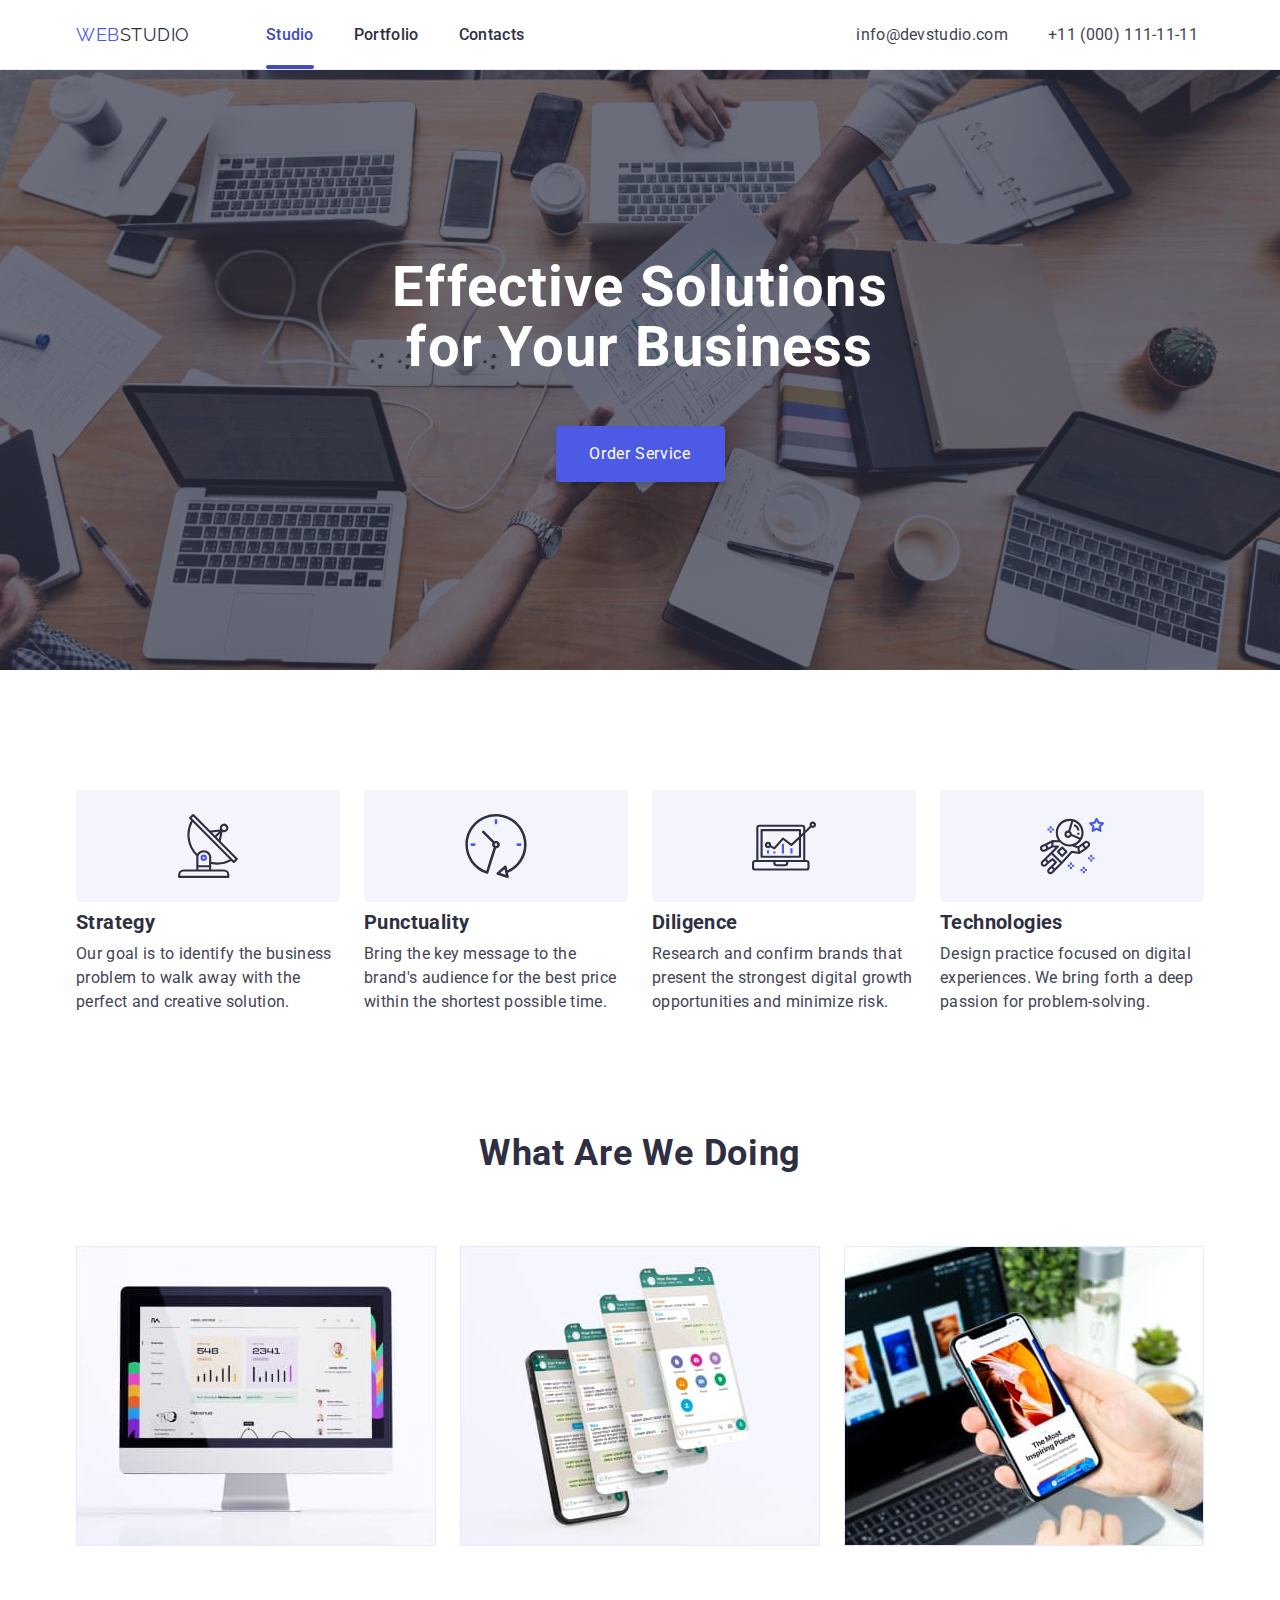
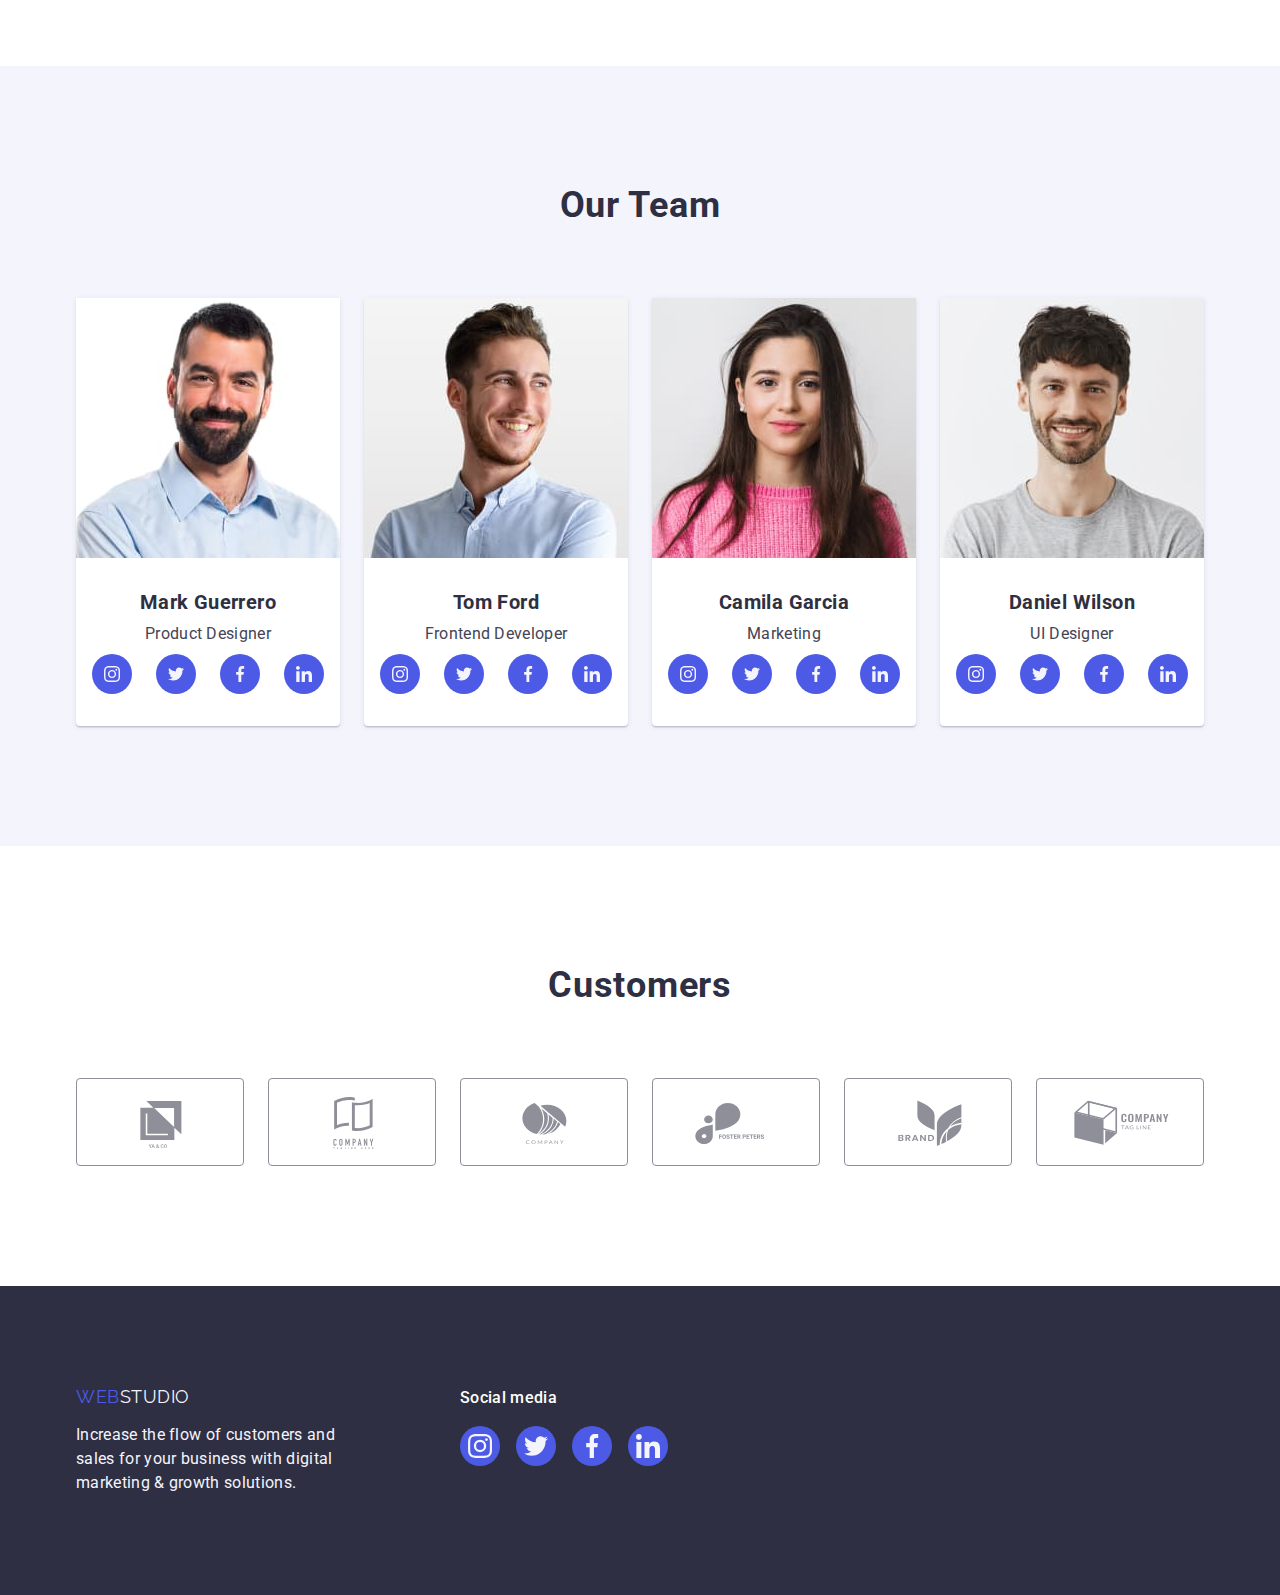
<file: index.html>
<!DOCTYPE html>
<html lang="en">
  <head>
    <meta charset="UTF-8" />
    <meta http-equiv="X-UA-Compatible" content="IE=edge" />
    <meta name="viewport" content="width=device-width, initial-scale=1.0" />
    <title>Web-studio</title>
    <link rel="preconnect" href="https://fonts.googleapis.com" />
    <link rel="preconnect" href="https://fonts.gstatic.com" crossorigin />
    <link
      href="https://fonts.googleapis.com/css2?family=Raleway:wght@800&family=Roboto:wght@400;500;700;900&display=swap"
      rel="stylesheet"
    />
    <link
      rel="stylesheet"
      href="https://cdnjs.cloudflare.com/ajax/libs/modern-normalize/2.0.0/modern-normalize.min.css"
    />
    <link rel="stylesheet" href="./css/styles.css" />
    <link rel="stylesheet" href="./js/modal.js" />
  </head>

  <body>
    <!-- header -->
    <header class="page-header">
      <div class="container header-container">
        <nav class="menu">
          <a class="link logo" href="./index.html"
            >Web<span class="logo-part">Studio</span></a
          >
          <ul class="list navigation">
            <li>
              <a class="link menu-nav studio-line" href="./index.html"
                >Studio</a
              >
            </li>
            <li>
              <a class="link menu-nav" href="./portfolio.html">Portfolio</a>
            </li>
            <li><a class="link menu-nav" href="">Contacts</a></li>
          </ul>
        </nav>
        <address>
          <ul class="list contacts">
            <li>
              <a class="link contact-item" href="mailto:info@devstudio.com"
                >info@devstudio.com</a
              >
            </li>
            <li>
              <a class="link contact-item" href="tel:+110001111111">
                +11 (000) 111-11-11</a
              >
            </li>
          </ul>
        </address>
      </div>
    </header>

    <!-- main -->
    <main>
      <!-- section hero -->
      <section class="hero">
        <div class="container hero-container">
          <h1 class="hero-title">Effective Solutions for Your Business</h1>
          <button class="button" type="button" data-modal-open>
            Order Service
          </button>
        </div>
      </section>

      <!-- section 1 -->
      <section class="section">
        <div class="container">
          <h2 class="features-main-title" hidden>Features</h2>
          <ul class="list features-list">
            <li class="item">
              <div class="icon-features-list">
                <svg
                  class="icon-features"
                  width="64"
                  height="64"
                  aria-label="antenna"
                >
                  <use href="./images/icons.svg#icon-antenna"></use>
                </svg>
              </div>
              <h3 class="features-title">Strategy</h3>
              <p class="features-descr">
                Our goal is to identify the business problem to walk away with
                the perfect and creative solution.
              </p>
            </li>
            <li class="item">
              <div class="icon-features-list">
                <svg
                  class="icon-features"
                  width="64"
                  height="64"
                  aria-label="clock"
                >
                  <use href="./images/icons.svg#icon-clock"></use>
                </svg>
              </div>
              <h3 class="features-title">Punctuality</h3>
              <p class="features-descr">
                Bring the key message to the brand's audience for the best price
                within the shortest possible time.
              </p>
            </li>
            <li class="item">
              <div class="icon-features-list">
                <svg
                  class="icon-features"
                  width="64"
                  height="64"
                  aria-label="diagram"
                >
                  <use href="./images/icons.svg#icon-diagram"></use>
                </svg>
              </div>
              <h3 class="features-title">Diligence</h3>
              <p class="features-descr">
                Research and confirm brands that present the strongest digital
                growth opportunities and minimize risk.
              </p>
            </li>
            <li class="item">
              <div class="icon-features-list">
                <svg
                  class="icon-features"
                  width="64"
                  height="64"
                  aria-label="astronaut"
                >
                  <use href="./images/icons.svg#icon-astronaut"></use>
                </svg>
              </div>
              <h3 class="features-title">Technologies</h3>
              <p class="features-descr">
                Design practice focused on digital experiences. We bring forth a
                deep passion for problem-solving.
              </p>
            </li>
          </ul>
        </div>
      </section>

      <!-- section 2 -->
      <section class="wawd">
        <div class="container">
          <h2 class="wawd-title">What are we doing</h2>
          <ul class="list wawd-list">
            <li class="wawd-item">
              <img
                src="./images/wawd-1.jpg"
                alt="Desktop sites"
                width="360"
                height="300"
              />
            </li>
            <li class="wawd-item">
              <img
                src="./images/wawd-2.jpg"
                alt="Mobile applications"
                width="360"
                height="300"
              />
            </li>
            <li class="wawd-item">
              <img
                src="./images/wawd-3.jpg"
                alt="Mobile sites"
                width="360"
                height="300"
              />
            </li>
          </ul>
        </div>
      </section>

      <!-- section 3 -->
      <section class="our-team section">
        <div class="container">
          <h2 class="our-team-title">Our Team</h2>
          <ul class="list our-team-list">
            <li class="our-team-item">
              <img
                src="./images/ot-1.jpg"
                alt="Mark Guerrero"
                width="264"
                height="260"
              />
              <div class="our-team-card">
                <h3 class="our-team-name">Mark Guerrero</h3>
                <p class="our-team-work">Product Designer</p>
                <ul class="list our-team-networks">
                  <li class="our-team-networks-item">
                    <a class="our-team-networks-link" href="">
                      <svg
                        class="icon-our-team"
                        width="16"
                        height="16"
                        aria-label="instagram"
                      >
                        <use href="./images/icons.svg#icon-instagram"></use>
                      </svg>
                    </a>
                  </li>
                  <li class="our-team-networks-item">
                    <a class="our-team-networks-link" href="">
                      <svg
                        class="icon-our-team"
                        width="16"
                        height="16"
                        aria-label="twitter"
                      >
                        <use href="./images/icons.svg#icon-twitter"></use>
                      </svg>
                    </a>
                  </li>
                  <li class="our-team-networks-item">
                    <a class="our-team-networks-link" href="">
                      <svg
                        class="icon-our-team"
                        width="16"
                        height="16"
                        aria-label="facebook"
                      >
                        <use href="./images/icons.svg#icon-facebook"></use>
                      </svg>
                    </a>
                  </li>
                  <li class="our-team-networks-item">
                    <a class="our-team-networks-link" href="">
                      <svg
                        class="icon-our-team"
                        width="16"
                        height="16"
                        aria-label="linkedin"
                      >
                        <use href="./images/icons.svg#icon-linkedin"></use>
                      </svg>
                    </a>
                  </li>
                </ul>
              </div>
            </li>

            <li class="our-team-item">
              <img
                src="./images/ot-2.jpg"
                alt="Tom Ford"
                width="264"
                height="260"
              />
              <div class="our-team-card">
                <h3 class="our-team-name">Tom Ford</h3>
                <p class="our-team-work">Frontend Developer</p>
                <ul class="list our-team-networks">
                  <li class="our-team-networks-item">
                    <a class="our-team-networks-link" href="">
                      <svg
                        class="icon-our-team"
                        width="16"
                        height="16"
                        aria-label="instagram"
                      >
                        <use href="./images/icons.svg#icon-instagram"></use>
                      </svg>
                    </a>
                  </li>
                  <li class="our-team-networks-item">
                    <a class="our-team-networks-link" href="">
                      <svg
                        class="icon-our-team"
                        width="16"
                        height="16"
                        aria-label="twitter"
                      >
                        <use href="./images/icons.svg#icon-twitter"></use>
                      </svg>
                    </a>
                  </li>
                  <li class="our-team-networks-item">
                    <a class="our-team-networks-link" href="">
                      <svg
                        class="icon-our-team"
                        width="16"
                        height="16"
                        aria-label="facebook"
                      >
                        <use href="./images/icons.svg#icon-facebook"></use>
                      </svg>
                    </a>
                  </li>
                  <li class="our-team-networks-item">
                    <a class="our-team-networks-link" href="">
                      <svg
                        class="icon-our-team"
                        width="16"
                        height="16"
                        aria-label="linkedin"
                      >
                        <use href="./images/icons.svg#icon-linkedin"></use>
                      </svg>
                    </a>
                  </li>
                </ul>
              </div>
            </li>

            <li class="our-team-item">
              <img
                src="./images/ot-3.jpg"
                alt="Camila Garcia"
                width="264"
                height="260"
              />
              <div class="our-team-card">
                <h3 class="our-team-name">Camila Garcia</h3>
                <p class="our-team-work">Marketing</p>
                <ul class="list our-team-networks">
                  <li class="our-team-networks-item">
                    <a class="our-team-networks-link" href="">
                      <svg
                        class="icon-our-team"
                        width="16"
                        height="16"
                        aria-label="instagram"
                      >
                        <use href="./images/icons.svg#icon-instagram"></use>
                      </svg>
                    </a>
                  </li>
                  <li class="our-team-networks-item">
                    <a class="our-team-networks-link" href="">
                      <svg
                        class="icon-our-team"
                        width="16"
                        height="16"
                        aria-label="twitter"
                      >
                        <use href="./images/icons.svg#icon-twitter"></use>
                      </svg>
                    </a>
                  </li>
                  <li class="our-team-networks-item">
                    <a class="our-team-networks-link" href="">
                      <svg
                        class="icon-our-team"
                        width="16"
                        height="16"
                        aria-label="facebook"
                      >
                        <use href="./images/icons.svg#icon-facebook"></use>
                      </svg>
                    </a>
                  </li>
                  <li class="our-team-networks-item">
                    <a class="our-team-networks-link" href="">
                      <svg
                        class="icon-our-team"
                        width="16"
                        height="16"
                        aria-label="linkedin"
                      >
                        <use href="./images/icons.svg#icon-linkedin"></use>
                      </svg>
                    </a>
                  </li>
                </ul>
              </div>
            </li>

            <li class="our-team-item">
              <img
                src="./images/ot-4.jpg"
                alt="Daniel Wilson"
                width="264"
                height="260"
              />
              <div class="our-team-card">
                <h3 class="our-team-name">Daniel Wilson</h3>
                <p class="our-team-work">UI Designer</p>
                <ul class="list our-team-networks">
                  <li class="our-team-networks-item">
                    <a class="our-team-networks-link" href="">
                      <svg
                        class="icon-our-team"
                        width="16"
                        height="16"
                        aria-label="instagram"
                      >
                        <use href="./images/icons.svg#icon-instagram"></use>
                      </svg>
                    </a>
                  </li>
                  <li class="our-team-networks-item">
                    <a class="our-team-networks-link" href="">
                      <svg
                        class="icon-our-team"
                        width="16"
                        height="16"
                        aria-label="twitter"
                      >
                        <use href="./images/icons.svg#icon-twitter"></use>
                      </svg>
                    </a>
                  </li>
                  <li class="our-team-networks-item">
                    <a class="our-team-networks-link" href="">
                      <svg
                        class="icon-our-team"
                        width="16"
                        height="16"
                        aria-label="facebook"
                      >
                        <use href="./images/icons.svg#icon-facebook"></use>
                      </svg>
                    </a>
                  </li>
                  <li class="our-team-networks-item">
                    <a class="our-team-networks-link" href="">
                      <svg
                        class="icon-our-team"
                        width="16"
                        height="16"
                        aria-label="linkedin"
                      >
                        <use href="./images/icons.svg#icon-linkedin"></use>
                      </svg>
                    </a>
                  </li>
                </ul>
              </div>
            </li>
          </ul>
        </div>
      </section>

      <!-- Section 4 -->
      <section class="section">
        <div class="container">
          <h2 class="customers-title">Customers</h2>
          <ul class="customers-list list">
            <li class="customers-item">
              <a class="customers-link" href="">
                <svg
                  class="customer-icon"
                  width="104"
                  height="56"
                  aria-label="Customers logo"
                >
                  <use href="./images/icons.svg#icon-logo-1"></use>
                </svg>
              </a>
            </li>
            <li class="customers-item">
              <a class="customers-link" href="">
                <svg
                  class="customer-icon"
                  width="104"
                  height="56"
                  aria-label="Customers logo"
                >
                  <use href="./images/icons.svg#icon-logo-2"></use>
                </svg>
              </a>
            </li>
            <li class="customers-item">
              <a class="customers-link" href="">
                <svg
                  class="customer-icon"
                  width="104"
                  height="56"
                  aria-label="Customers logo"
                >
                  <use href="./images/icons.svg#icon-logo-3"></use>
                </svg>
              </a>
            </li>
            <li class="customers-item">
              <a class="customers-link" href="">
                <svg
                  class="customer-icon"
                  width="104"
                  height="56"
                  aria-label="Customers logo"
                >
                  <use href="./images/icons.svg#icon-logo-4"></use>
                </svg>
              </a>
            </li>
            <li class="customers-item">
              <a class="customers-link" href="">
                <svg
                  class="customer-icon"
                  width="104"
                  height="56"
                  aria-label="Customers logo"
                >
                  <use href="./images/icons.svg#icon-logo-5"></use>
                </svg>
              </a>
            </li>
            <li class="customers-item">
              <a class="customers-link" href="">
                <svg
                  class="customer-icon"
                  width="104"
                  height="56"
                  aria-label="Customers logo"
                >
                  <use href="./images/icons.svg#icon-logo-6"></use>
                </svg>
              </a>
            </li>
          </ul>
        </div>
      </section>
    </main>

    <!-- footer -->
    <footer class="footer">
      <div class="container footer-container">
        <div class="logo-container">
          <a class="link logo" href="./index.html"
            >Web<span class="logo-part-footer">Studio</span></a
          >
          <p class="footer-descr">
            Increase the flow of customers and sales for your business with
            digital marketing & growth solutions.
          </p>
        </div>
        <div>
          <p class="social">Social media</p>
          <ul class="list footer-networks">
            <li class="footer-item">
              <a class="footer-link" href="">
                <svg
                  class="icon-footer"
                  width="24"
                  height="24"
                  aria-label="instagram"
                >
                  <use href="./images/icons.svg#icon-instagram"></use>
                </svg>
              </a>
            </li>
            <li class="footer-item">
              <a class="footer-link" href="">
                <svg
                  class="icon-footer"
                  width="24"
                  height="24"
                  aria-label="twitter"
                >
                  <use href="./images/icons.svg#icon-twitter"></use>
                </svg>
              </a>
            </li>
            <li class="footer-item">
              <a class="footer-link" href="">
                <svg
                  class="icon-footer"
                  width="24"
                  height="24"
                  aria-label="facebook"
                >
                  <use href="./images/icons.svg#icon-facebook"></use>
                </svg>
              </a>
            </li>
            <li class="footer-item">
              <a class="footer-link" href="">
                <svg
                  class="icon-footer"
                  width="24"
                  height="24"
                  aria-label="linkedin"
                >
                  <use href="./images/icons.svg#icon-linkedin"></use>
                </svg>
              </a>
            </li>
          </ul>
        </div>
      </div>
    </footer>

    <div class="backdrop is-hidden" data-modal>
      <div class="modal">
        <button type="button" class="close-button" data-modal-close>
          <svg class="closing-modal" width="8" height="8">
            <use href="./images/icons.svg#icon-closeblack"></use>
          </svg>
        </button>
      </div>
    </div>
    <script src="./js/modal.js"></script>
  </body>
</html>
</file>
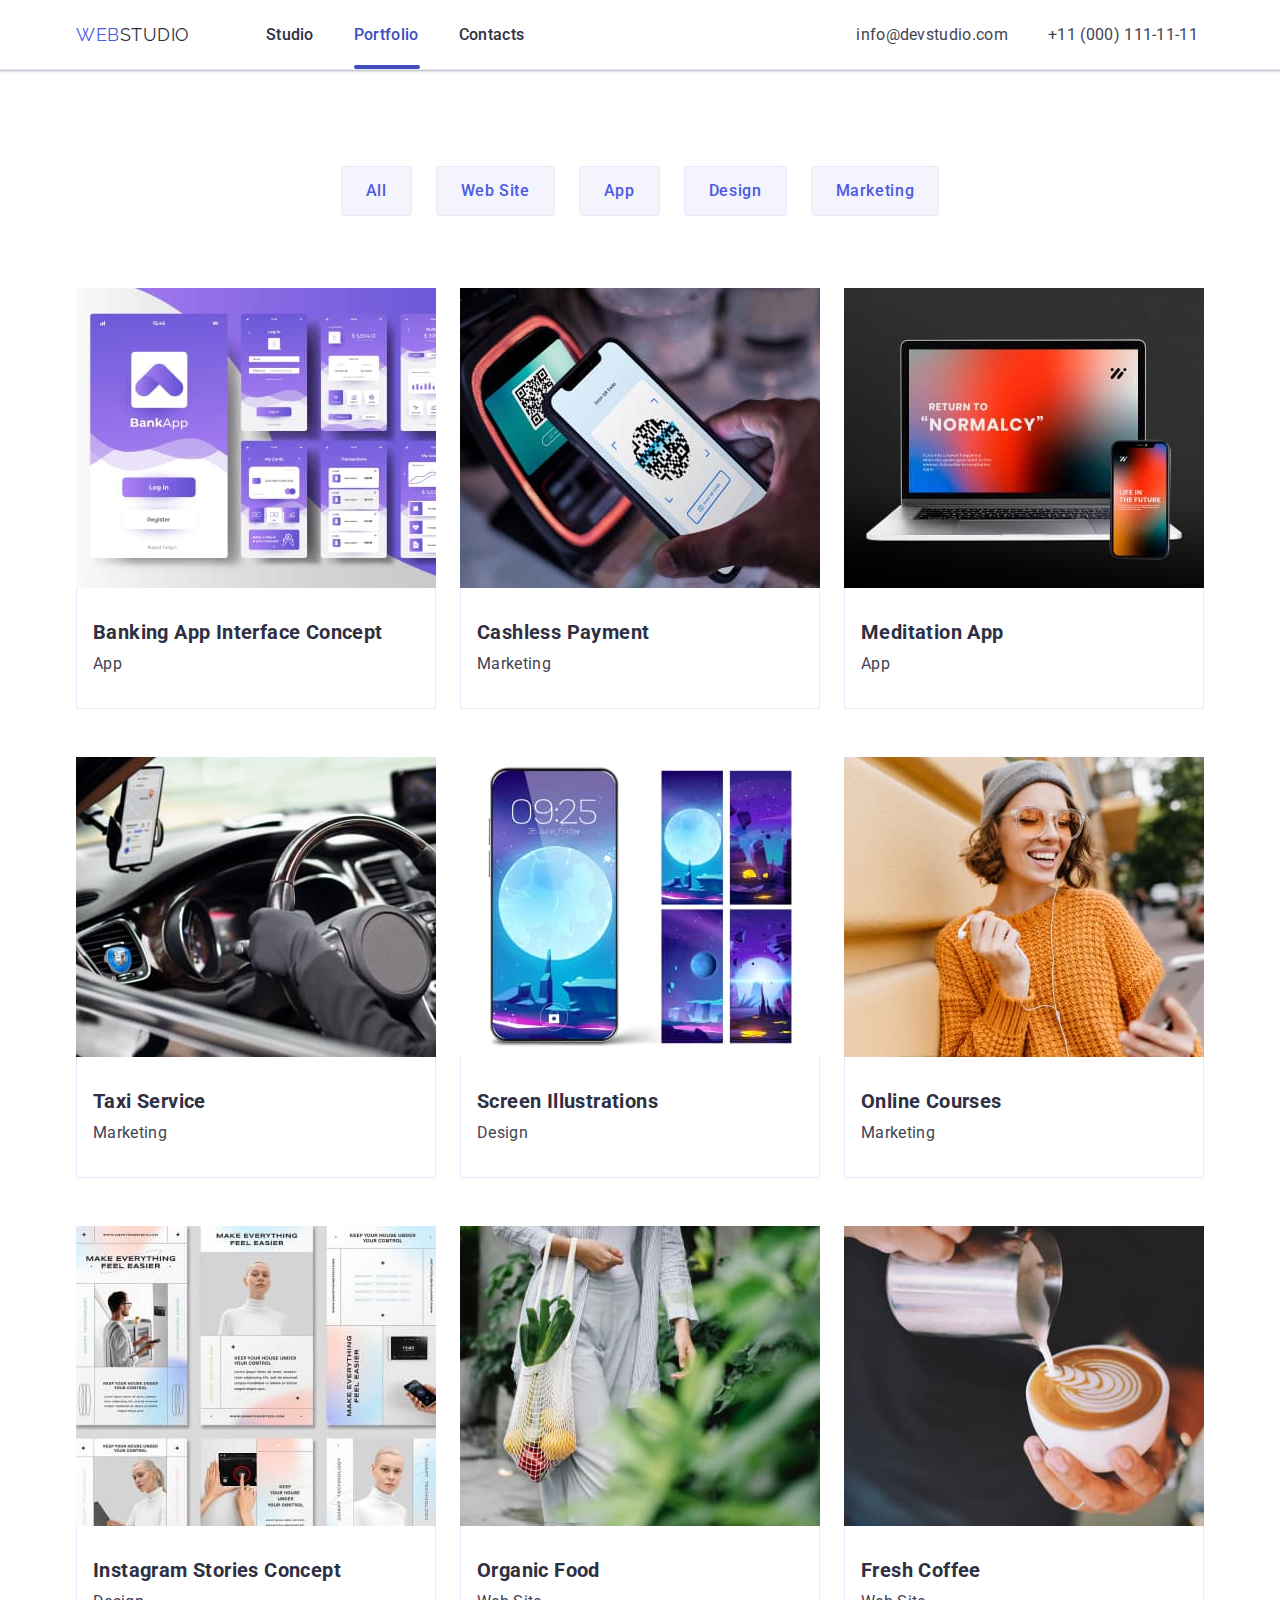
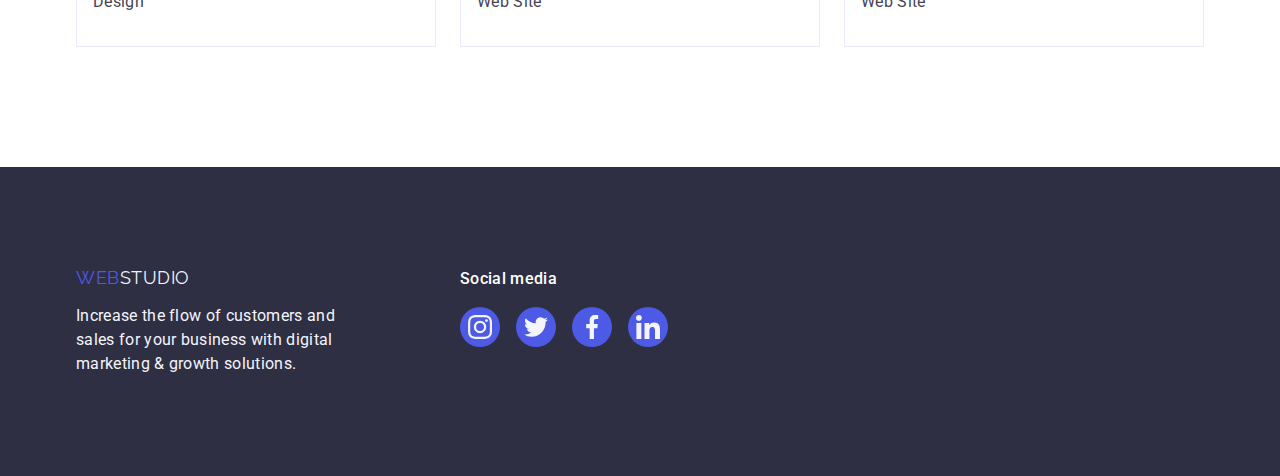
<file: portfolio.html>
<!DOCTYPE html>
<html lang="en">
  <head>
    <meta charset="UTF-8" />
    <meta http-equiv="X-UA-Compatible" content="IE=edge" />
    <meta name="viewport" content="width=device-width, initial-scale=1.0" />
    <title>Portfolio</title>
    <link rel="preconnect" href="https://fonts.googleapis.com" />
    <link rel="preconnect" href="https://fonts.gstatic.com" crossorigin />
    <link
      href="https://fonts.googleapis.com/css2?family=Raleway:wght@800&family=Roboto:wght@400;500;700;900&display=swap"
      rel="stylesheet"
    />
    <link
      rel="stylesheet"
      href="https://cdnjs.cloudflare.com/ajax/libs/modern-normalize/2.0.0/modern-normalize.min.css"
    />
    <link rel="stylesheet" href="./css/styles.css" />
  </head>

  <body>
    <!-- header -->
    <header class="page-header">
      <div class="container header-container">
        <nav class="menu">
          <a class="link logo" href="./index.html"
            >Web<span class="logo-part">Studio</span></a
          >
          <ul class="list navigation">
            <li><a class="link menu-nav" href="./index.html">Studio</a></li>
            <li>
              <a class="link menu-nav portfolio-line" href="./portfolio.html"
                >Portfolio</a
              >
            </li>
            <li><a class="link menu-nav" href="">Contacts</a></li>
          </ul>
        </nav>
        <address>
          <ul class="list contacts">
            <li>
              <a class="link contact-item" href="mailto:info@devstudio.com"
                >info@devstudio.com</a
              >
            </li>
            <li>
              <a class="link contact-item" href="tel:+110001111111">
                +11 (000) 111-11-11</a
              >
            </li>
          </ul>
        </address>
      </div>
    </header>

    <!-- main -->
    <main>
      <section class="examples">
        <div class="container examples-container">
          <h1 hidden>Examples of work</h1>
          <ul class="list filter-list">
            <li class="filter">
              <button class="portfolio-filter" type="button">All</button>
            </li>
            <li class="filter">
              <button class="portfolio-filter" type="button">Web Site</button>
            </li>
            <li class="filter">
              <button class="portfolio-filter" type="button">App</button>
            </li>
            <li class="filter">
              <button class="portfolio-filter" type="button">Design</button>
            </li>
            <li class="filter">
              <button class="portfolio-filter" type="button">Marketing</button>
            </li>
          </ul>

          <ul class="list examples-list">
            <li class="examples-item">
              <a class="link" href="">
                <div class="cover-item">
                  <img
                    src="./images/portfolio/pex-1.jpg"
                    alt="mobile app"
                    width="360"
                    height="300"
                  />
                  <p class="examples-cover-text">
                    14 Stylish and User-Friendly App Design Concepts · Task
                    Manager App · Calorie Tracker App · Exotic Fruit Ecommerce
                    App · Cloud Storage App
                  </p>
                </div>
                <div class="card">
                  <h2 class="examles-title">Banking App Interface Concept</h2>
                  <p class="examples-descr">App</p>
                </div>
              </a>
            </li>

            <li class="examples-item">
              <a class="link" href="">
                <div class="cover-item">
                  <img
                    src="./images/portfolio/pex-2.jpg"
                    alt="phone with qr-code"
                    width="360"
                    height="300"
                  />
                  <p class="examples-cover-text">
                    14 Stylish and User-Friendly App Design Concepts · Task
                    Manager App · Calorie Tracker App · Exotic Fruit Ecommerce
                    App · Cloud Storage App
                  </p>
                </div>
                <div class="card">
                  <h2 class="examles-title">Cashless Payment</h2>
                  <p class="examples-descr">Marketing</p>
                </div>
              </a>
            </li>

            <li class="examples-item">
              <a class="link" href="">
                <div class="cover-item">
                  <img
                    src="./images/portfolio/pex-3.jpg"
                    alt="laptop and phone"
                    width="360"
                    height="300"
                  />
                  <p class="examples-cover-text">
                    14 Stylish and User-Friendly App Design Concepts · Task
                    Manager App · Calorie Tracker App · Exotic Fruit Ecommerce
                    App · Cloud Storage App
                  </p>
                </div>
                <div class="card">
                  <h2 class="examles-title">Meditation App</h2>
                  <p class="examples-descr">App</p>
                </div>
              </a>
            </li>

            <li class="examples-item">
              <a class="link" href="">
                <div class="cover-item">
                  <img
                    src="./images/portfolio/pex-4.jpg"
                    alt="car inside"
                    width="360"
                    height="300"
                  />
                  <p class="examples-cover-text">
                    14 Stylish and User-Friendly App Design Concepts · Task
                    Manager App · Calorie Tracker App · Exotic Fruit Ecommerce
                    App · Cloud Storage App
                  </p>
                </div>
                <div class="card">
                  <h2 class="examles-title">Taxi Service</h2>
                  <p class="examples-descr">Marketing</p>
                </div>
              </a>
            </li>

            <li class="examples-item">
              <a class="link" href="">
                <div class="cover-item">
                  <img
                    src="./images/portfolio/pex-5.jpg"
                    alt="phone screen"
                    width="360"
                    height="300"
                  />
                  <p class="examples-cover-text">
                    14 Stylish and User-Friendly App Design Concepts · Task
                    Manager App · Calorie Tracker App · Exotic Fruit Ecommerce
                    App · Cloud Storage App
                  </p>
                </div>
                <div class="card">
                  <h2 class="examles-title">Screen Illustrations</h2>
                  <p class="examples-descr">Design</p>
                </div>
              </a>
            </li>

            <li class="examples-item">
              <a class="link" href="">
                <div class="cover-item">
                  <img
                    src="./images/portfolio/pex-6.jpg"
                    alt="girl with phone"
                    width="360"
                    height="300"
                  />
                  <p class="examples-cover-text">
                    14 Stylish and User-Friendly App Design Concepts · Task
                    Manager App · Calorie Tracker App · Exotic Fruit Ecommerce
                    App · Cloud Storage App
                  </p>
                </div>
                <div class="card">
                  <h2 class="examles-title">Online Courses</h2>
                  <p class="examples-descr">Marketing</p>
                </div>
              </a>
            </li>

            <li class="examples-item">
              <a class="link" href="">
                <div class="cover-item">
                  <img
                    src="./images/portfolio/pex-7.jpg"
                    alt="instagram stories"
                    width="360"
                    height="300"
                  />
                  <p class="examples-cover-text">
                    14 Stylish and User-Friendly App Design Concepts · Task
                    Manager App · Calorie Tracker App · Exotic Fruit Ecommerce
                    App · Cloud Storage App
                  </p>
                </div>
                <div class="card">
                  <h2 class="examles-title">Instagram Stories Concept</h2>
                  <p class="examples-descr">Design</p>
                </div>
              </a>
            </li>

            <li class="examples-item">
              <a class="link" href="">
                <div class="cover-item">
                  <img
                    src="./images/portfolio/pex-8.jpg"
                    alt="food"
                    width="360"
                    height="300"
                  />
                  <p class="examples-cover-text">
                    14 Stylish and User-Friendly App Design Concepts · Task
                    Manager App · Calorie Tracker App · Exotic Fruit Ecommerce
                    App · Cloud Storage App
                  </p>
                </div>
                <div class="card">
                  <h2 class="examles-title">Organic Food</h2>
                  <p class="examples-descr">Web Site</p>
                </div>
              </a>
            </li>

            <li class="examples-item">
              <a class="link" href="">
                <div class="cover-item">
                  <img
                    src="./images/portfolio/pex-9.jpg"
                    alt="cup of coffee"
                    width="360"
                    height="300"
                  />
                  <p class="examples-cover-text">
                    14 Stylish and User-Friendly App Design Concepts · Task
                    Manager App · Calorie Tracker App · Exotic Fruit Ecommerce
                    App · Cloud Storage App
                  </p>
                </div>
                <div class="card">
                  <h2 class="examles-title">Fresh Coffee</h2>
                  <p class="examples-descr">Web Site</p>
                </div>
              </a>
            </li>
          </ul>
        </div>
      </section>
    </main>

    <!-- footer -->
    <footer class="footer">
      <div class="container footer-container">
        <div class="logo-container">
          <a class="link logo" href="./index.html"
            >Web<span class="logo-part-footer">Studio</span></a
          >
          <p class="footer-descr">
            Increase the flow of customers and sales for your business with
            digital marketing & growth solutions.
          </p>
        </div>
        <div>
          <p class="social">Social media</p>
          <ul class="list footer-networks">
            <li class="footer-item">
              <a class="footer-link" href="">
                <svg
                  class="icon-footer"
                  width="24"
                  height="24"
                  aria-label="instagram"
                >
                  <use href="./images/icons.svg#icon-instagram"></use>
                </svg>
              </a>
            </li>
            <li class="footer-item">
              <a class="footer-link" href="">
                <svg
                  class="icon-footer"
                  width="24"
                  height="24"
                  aria-label="twitter"
                >
                  <use href="./images/icons.svg#icon-twitter"></use>
                </svg>
              </a>
            </li>
            <li class="footer-item">
              <a class="footer-link" href="">
                <svg
                  class="icon-footer"
                  width="24"
                  height="24"
                  aria-label="facebook"
                >
                  <use href="./images/icons.svg#icon-facebook"></use>
                </svg>
              </a>
            </li>
            <li class="footer-item">
              <a class="footer-link" href="">
                <svg
                  class="icon-footer"
                  width="24"
                  height="24"
                  aria-label="linkedin"
                >
                  <use href="./images/icons.svg#icon-linkedin"></use>
                </svg>
              </a>
            </li>
          </ul>
        </div>
      </div>
    </footer>
  </body>
</html>
</file>
<file: css/styles.css>
:root {
    --accent-color-text: #4D5AE5;
    --second-accent-color-text: #404BBF;
    --main-color-text: #434455;
    --second-color-text: #2E2F42;
    --third-accent-color: #f4f4fd;
    --icon-color: #8e8f99;
    --transition: 250ms cubic-bezier(0.4, 0, 0.2, 1);
    
}

body {
    font-family: 'Roboto', sans-serif;
    font-size: 16px;
    color: var(--main-color-text);
    background-color: #FFFFFF;
}

h1,
h2,
h3,
h4,
p {
    margin-top: 0;
    margin-bottom: 0;
}

ul,
ol {
    margin-top: 0;
    margin-bottom: 0;
    padding-left: 0;

}

img {
    display: block;
}

.list {
    list-style: none;
}

.link {
    text-decoration: none;
}

.container {
    width: 1158px;
    margin-left: auto;
    margin-right: auto;
    padding: 0 15px;
}

.section {
    padding: 120px 0;
}


/* ====================================== HEADER =========================================== */
.page-header {
    border-bottom: 1px solid #E7E9FC;
    box-shadow: 0px 2px 1px rgba(46, 47, 66, 0.08), 0px 1px 1px rgba(46, 47, 66, 0.16), 0px 1px 6px rgba(46, 47, 66, 0.08);
}

.header-container {
    display: flex;
    align-items: center;

}

.menu {
    display: flex;
    align-items: center;
}


.logo {
    padding: 24px 0;
    margin-right: 76px;
    font-family: 'Raleway', sans-serif;
    color: var(--accent-color-text);
    font-size: 18px;
    line-height: 1.17;
    letter-spacing: 0.03em;
    text-transform: uppercase;
}

.logo-part {
    color: var(--second-color-text);
}

.navigation {
    display: flex;
    align-items: center;
    gap: 40px;
    margin-right: 332px;
}

.menu-nav {
    padding: 24px 0;
    font-weight: 500;
    line-height: 1.5;
    letter-spacing: 0.02em;
    color: var(--second-color-text);
    transition: color var(--transition);
}

.menu-nav:hover,
.menu-nav:focus {
    color: var(--second-accent-color-text);
}

.studio-line {
    position: relative;
    color: var(--second-accent-color-text);
}

.studio-line::after {
    content: '';
    position: absolute;
    width: 48px;
    height: 4px;
    left: 0px;
    top: 64px;
    background: var(--second-accent-color-text);
    border-radius: 2px;
    bottom: -1px;
}

.portfolio-line {
    position: relative;
    color: var(--second-accent-color-text);
}

.portfolio-line::after {
    content: '';
    position: absolute;
    width: 66px;
    height: 4px;
    left: 0px;
    top: 64px;
    background: var(--second-accent-color-text);
    border-radius: 2px;
    bottom: -1px;
}

.contacts {
    display: flex;
    align-items: center;
    font-style: normal;
    gap: 40px;
}

.contact-item {
    line-height: 1.5;
    letter-spacing: 0.02em;
    color: inherit;
    transition: color var(--transition);
}

.contact-item:hover,
.contact-item:focus {
    color: var(--second-accent-color-text);
}

/* ===================================== MAIN ===================================*/

.hero {
    background-color: var(--second-color-text);
    background-image: linear-gradient(rgba(46, 47, 66, 0.7), rgba(46, 47, 66, 0.7)), url('../images/people-office.jpg');
    text-align: center;
    padding: 188px 0;
    max-width: 1440px;
    background-repeat: no-repeat;
    background-position: center;
    background-size: cover;
}


.hero-title {
    max-width: 496px;
    margin-right: auto;
    margin-left: auto;
    margin-bottom: 48px;
    font-size: 56px;
    line-height: 1.07;
    text-align: center;
    letter-spacing: 0.02em;
    color: #FFFFFF;
}

.button {
    display: block;
    margin-right: auto;
    margin-left: auto;
    min-width: 169px;
    padding: 16px 32px;
    border: none;
    box-shadow: 0px 4px 4px rgba(0, 0, 0, 0.15);
    border-radius: 4px;
    font-family: 'Roboto', sans-serif;
    font-size: inherit;
    line-height: 1.5;
    letter-spacing: 0.04em;
    color: #FFFFFF;
    background-color: var(--accent-color-text);
    cursor: pointer;
    transition: background-color var(--transition);
}

.button:hover,
.button:focus {
    background-color: var(--second-accent-color-text);
}

/* Section 1 */

.features-list {
    display: flex;
    gap: 24px;
}

.icon-features-list {
    display: flex;
    justify-content: center;
    align-items: center;
    width: 264px;
    height: 112px;
    margin-bottom: 8px;
    background: var(--third-accent-color);
    border-radius: 4px;
}


.features-list > .item {
    width: calc((100% - 72px) / 4);
}
.features-title {
    margin-bottom: 8px;
    font-size: 20px;
    line-height: 1.2;
    letter-spacing: 0.02em;
    color: var(--second-color-text)
}

.features-descr {
    line-height: 1.5;
    letter-spacing: 0.02em;
    color: var(--main-color-text);
}

/* Section 2 */

.wawd {
    padding-bottom: 120px;
}

.wawd-list {
    display: flex;
    gap: 24px;
}

.wawd-item {
    width: calc((100% - 48px) / 3);
}

.wawd-title {
    margin-bottom: 72px;
    color: var(--second-color-text);
    font-size: 36px;
    line-height: 1.11;
    text-align: center;
    letter-spacing: 0.02em;
    text-transform: capitalize;
}

/* Section 3 */

.our-team-list {
    display: flex;
    gap: 24px;
}

.our-team {
    background: var(--third-accent-color);
}

.our-team-title {
    margin-bottom: 72px;
    font-size: 36px;
    line-height: 1.11;
    text-align: center;
    letter-spacing: 0.02em;
    text-transform: capitalize;
    color: var(--second-color-text);
}

.our-team-item {
    width: calc((100% - 72px) / 4);
    background-color: #FFFFFF;
    box-shadow: 0px 1px 6px rgba(46, 47, 66, 0.08), 0px 1px 1px rgba(46, 47, 66, 0.16), 0px 2px 1px rgba(46, 47, 66, 0.08);
    border-radius: 0px 0px 4px 4px;
}

.our-team-name {
    margin-bottom: 8px;
    font-size: 20px;
    line-height: 1.2;
    text-align: center;
    letter-spacing: 0.02em;
    color: var(--second-color-text);
}

.our-team-work {
    margin-bottom: 8px;
    line-height: 1.5;
    text-align: center;
    letter-spacing: 0.02em;
    color: var(--main-color-text);
}

.our-team-card {
    padding: 32px 0;
}

.our-team-networks {
    display: flex;
    justify-content: center;
    gap: 24px;
}

.our-team-networks-link {
    display: flex;
    justify-content: center;
    align-items: center;
    width: 40px;
    height: 40px;
    background: var(--accent-color-text);
    border-radius: 50%;
    transition: background-color var(--transition);
}

.our-team-networks-link:hover, .our-team-networks-link:focus {
    background-color: var(--second-accent-color-text);
}

.icon-our-team {
    fill: var(--third-accent-color);
}

/* Section 4 */

.customers-title {
    margin-bottom: 72px;
    font-weight: 700;
    font-size: 36px;
    line-height: 1.11;
    text-align: center;
    letter-spacing: 0.02em;
    text-transform: capitalize;
    color: var(--second-color-text);
}

.customers-list {
    display: flex;
    gap: 24px;
}

.customers-link {
    display: flex;
    justify-content: center;
    align-items: center;
    width: 168px;
    height: 88px;
    border: 1px solid #8E8F99;
    border-radius: 4px;
    color: var(--icon-color);
    transition: border-color 250ms cubic-bezier(0.4, 0, 0.2, 1), color 250ms cubic-bezier(0.4, 0, 0.2, 1);
}

.customers-link:hover, .customers-link:focus {
    border-color: var(--second-accent-color-text);
    color: var(--second-accent-color-text);
}

.customer-icon {
    fill: currentColor;
}




/* Portfolio-main */

.examples {
    padding-top: 96px;
    padding-bottom: 120px;
}

.filter-list {
    display: flex;
    margin-bottom: 72px;
    justify-content: center;
    align-items: center;
    gap: 24px;
}

.portfolio-filter {
    padding: 12px 24px;
    border: 1px solid #E7E9FC;
    border-radius: 4px;
    background: var(--third-accent-color);
    font-family: 'Roboto', sans-serif;
    text-align: center;
    font-weight: 500;
    font-size: 16px;
    line-height: 1.5;
    letter-spacing: 0.04em;
    color: var(--accent-color-text);
    cursor: pointer;
    transition: color 250ms cubic-bezier(0.4, 0, 0.2, 1),
        background-color 250ms cubic-bezier(0.4, 0, 0.2, 1),
        border-color 250ms cubic-bezier(0.4, 0, 0.2, 1),
        box-shadow 250ms cubic-bezier(0.4, 0, 0.2, 1);
}

.portfolio-filter:hover,
.portfolio-filter:focus {
    background-color: var(--second-accent-color-text);
    box-shadow: 0px 3px 1px rgba(0, 0, 0, 0.1), 0px 2px 1px rgba(0, 0, 0, 0.08), 0px 2px 2px rgba(0, 0, 0, 0.12);
    color: #FFFFFF;
    border: 1px solid transparent;
}


.examples-list {
    padding: 0;
    margin: 0;
    display: flex;
    flex-wrap: wrap;

    column-gap: 24px;
    row-gap: 48px;
}

.examples-item {
    flex-basis: calc((100% - 48px) / 3);
}

.examples-item > a {
    display: block;
    transition: box-shadow 250ms cubic-bezier(0.4, 0, 0.2, 1);
}

.examples-item > a:hover, .examples-item > a:focus {
    box-shadow: 0px 1px 6px rgba(46, 47, 66, 0.08), 0px 1px 1px rgba(46, 47, 66, 0.16), 0px 2px 1px rgba(46, 47, 66, 0.08);
}


.card {
    padding: 32px 16px;
    border-bottom: 1px solid #E7E9FC;
    border-right: 1px solid #E7E9FC;
    border-left: 1px solid #E7E9FC;
}


.examles-title {
    margin-bottom: 8px;
    font-size: 20px;
    line-height: 1.2;
    letter-spacing: 0.02em;
    color: var(--second-color-text);
}

.examples-descr {
    font-size: 16px;
    line-height: 1.5;
    letter-spacing: 0.02em;
    color: var(--main-color-text)
}

.cover-item {
    position: relative;
    overflow: hidden;    
}

.cover-item:hover .examples-cover-text {
    transform: translateY(0%);
}

.examples-item > a:focus .examples-cover-text {
    transform: translateY(0%);
}

.examples-cover-text {
    position: absolute;
    width: 100%;
    height: 100%;
    top: 0;
    padding: 40px 32px;
    background-color: var(--accent-color-text);
    font-weight: 400;
    font-size: 16px;
    line-height: 24px;
    letter-spacing: 0.02em;
    color: var(--third-accent-color);
    transform: translateY(100%);
    transition: transform 250ms cubic-bezier(0.4, 0, 0.2, 1);
}

/* .examples-cover-text:hover {
    transform: translateY(0%);
}

.examples-cover-text:focus {
    transform: translateY(0%);
} */


/* =================================== FOOTER =========================================*/

.footer-container {
    display: flex;
    align-items: baseline
}

.logo-container {
    margin-right: 120px;
}

.footer {
    background-color: var(--second-color-text);
    padding-top: 100px;
    padding-bottom: 100px;
}

.footer .logo {
    display: inline-block;
    margin-bottom: 16px;
    padding: 0;
}

.logo-part-footer {
    color: var(--third-accent-color);
}

.footer-descr {
    max-width: 264px;
    line-height: 1.5;
    letter-spacing: 0.02em;
    color: var(--third-accent-color);
}

.social {
    margin-bottom: 16px;
    font-weight: 500;
    font-size: 16px;
    line-height: 1.5;
    letter-spacing: 0.02em;
    color: #FFFFFF;
}

.footer-networks {
    display: flex;
    gap: 16px;
}

.footer-link {
    display: flex;
    justify-content: center;
    align-items: center;
    width: 40px;
    height: 40px;
    background: var(--accent-color-text);
    border-radius: 50%;
    transition: background-color 250ms cubic-bezier(0.4, 0, 0.2, 1);
}

.footer-link:hover, .footer-link:focus {
    background-color: #31d0aa;
}

.icon-footer {
    fill: var(--third-accent-color);
}

/* MODAL */

.backdrop {
    position: fixed;
    top: 0;
    width: 100%;
    height: 100%;
    background-color: rgba(46, 47, 66, 0.4);
    transition: visibility var(--transition), opacity var(--transition);
}

.is-hidden {
    visibility: hidden;
    opacity: 0;
    pointer-events: none;
}


.modal {
    position: absolute;
    top: 50%;
    left: 50%;
    transform: translate(-50%, -50%) scale(1);
    transition: transform var(--transition);
    width: 408px;
    min-height: 584px;
    background-color: #FCFCFC;
    box-shadow: 0px 1px 1px rgba(0, 0, 0, 0.14), 0px 1px 3px rgba(0, 0, 0, 0.12), 0px 2px 1px rgba(0, 0, 0, 0.2);
    border-radius: 4px;
}

.backdrop.is-hidden .modal {
    transform: translate(-50%, -50%) scale(0);
}

.close-button {
    position: absolute;
    width: 24px;
    height: 24px;
    top: 24px;
    right: 24px;
    display: flex;
    align-items: center;
    justify-content: center;
    background-color: #E7E9FC;
    border: 1px solid rgba(0, 0, 0, 0.1);
    border-radius: 50%;
    padding: 0;
    margin-left: 360px;
    cursor: pointer;
    transition: background-color 250ms cubic-bezier(0.4, 0, 0.2, 1), border 250ms cubic-bezier(0.4, 0, 0.2, 1);
}

.close-button:hover, .close-button:focus {
    background-color: var(--second-accent-color-text);
    border: none;
}

.closing-modal {
    transition: fill 250ms cubic-bezier(0.4, 0, 0.2, 1);
}

.close-button:hover, .close-button:focus .closing-modal {
    fill: #ffffff;
}
</file>
